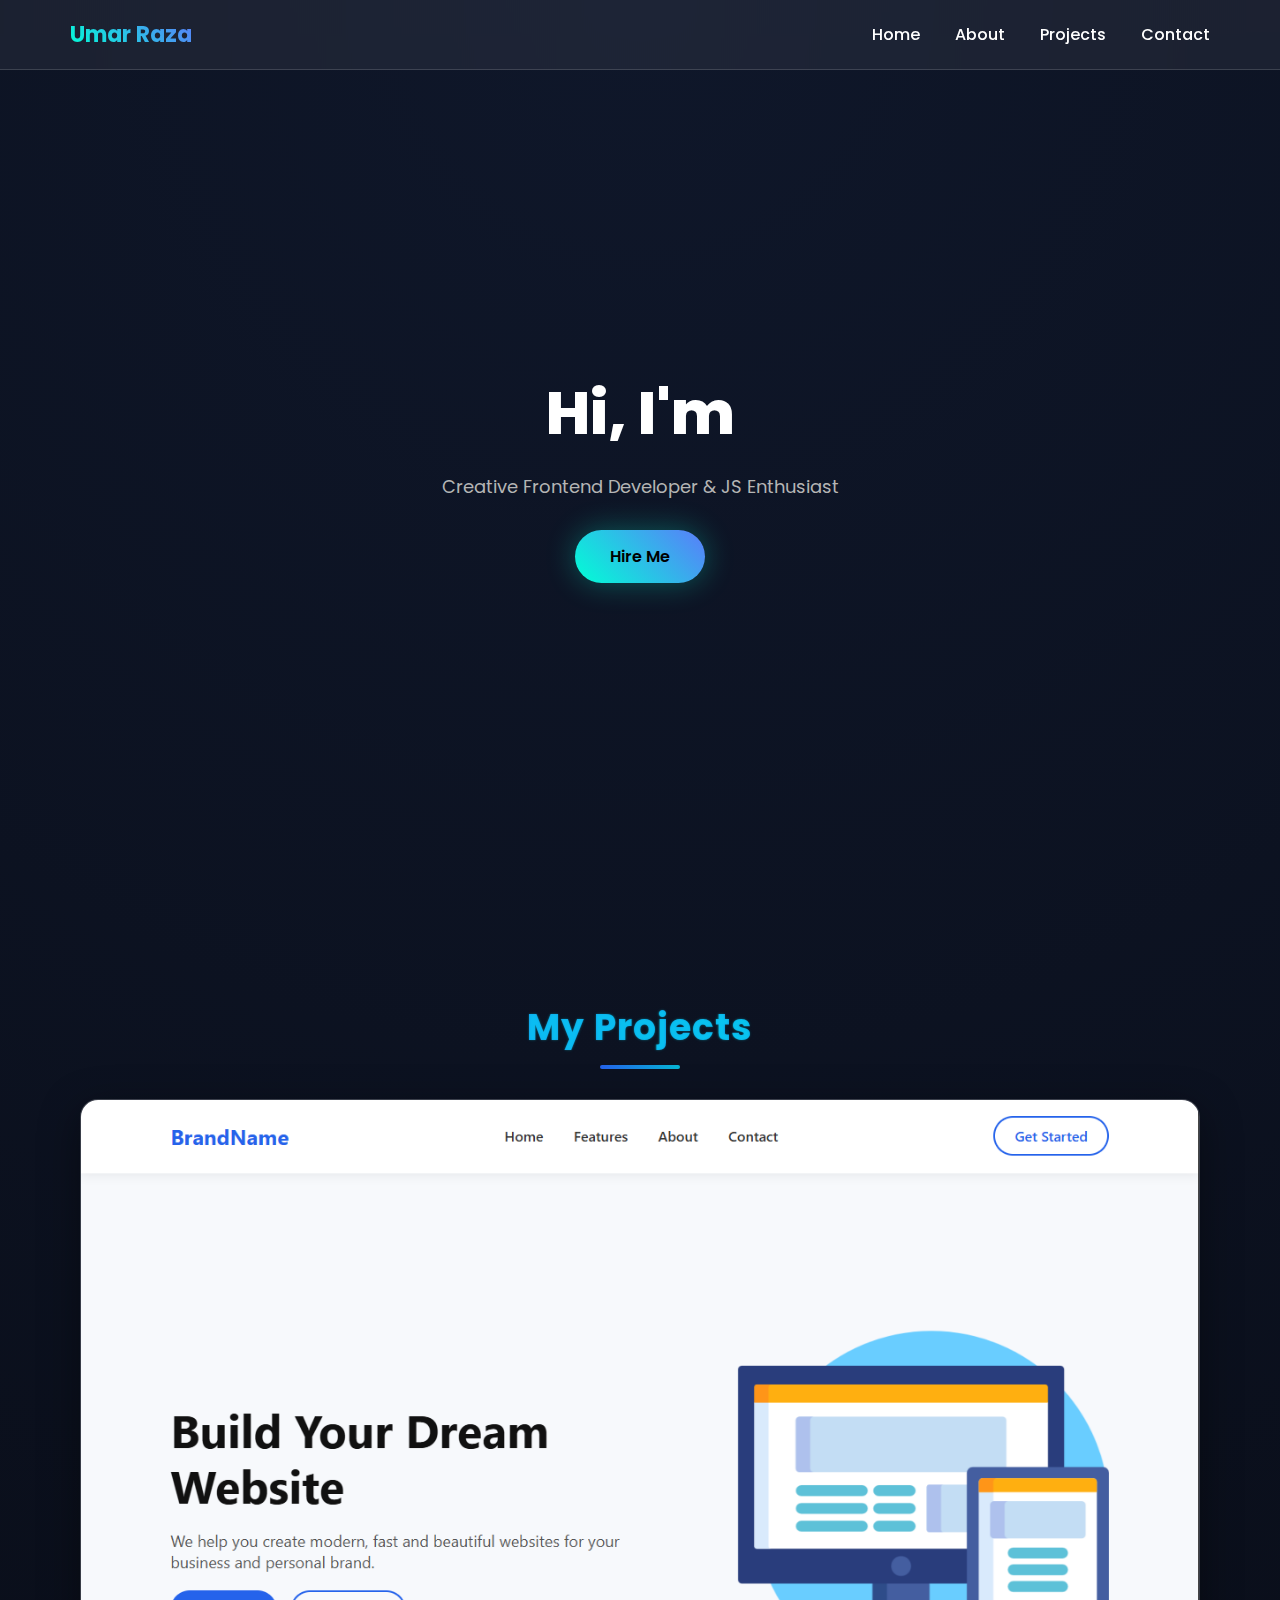
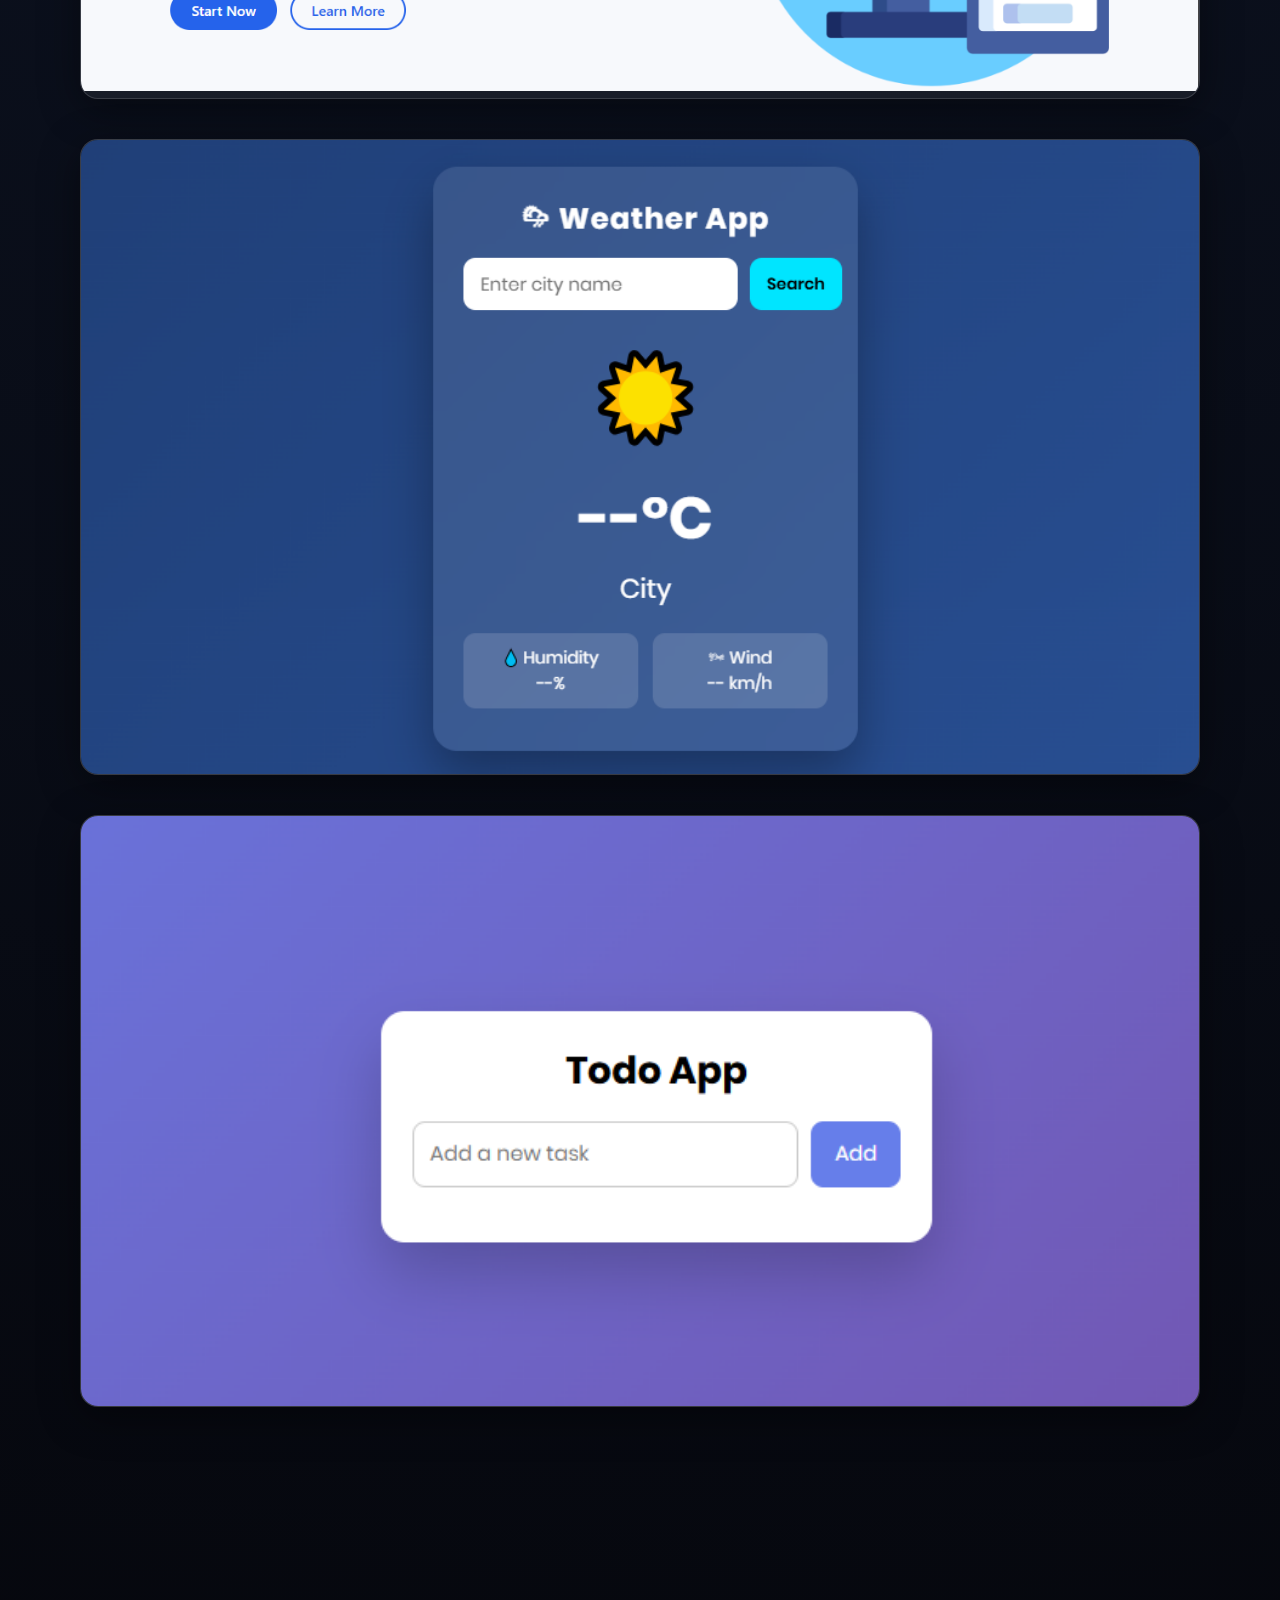
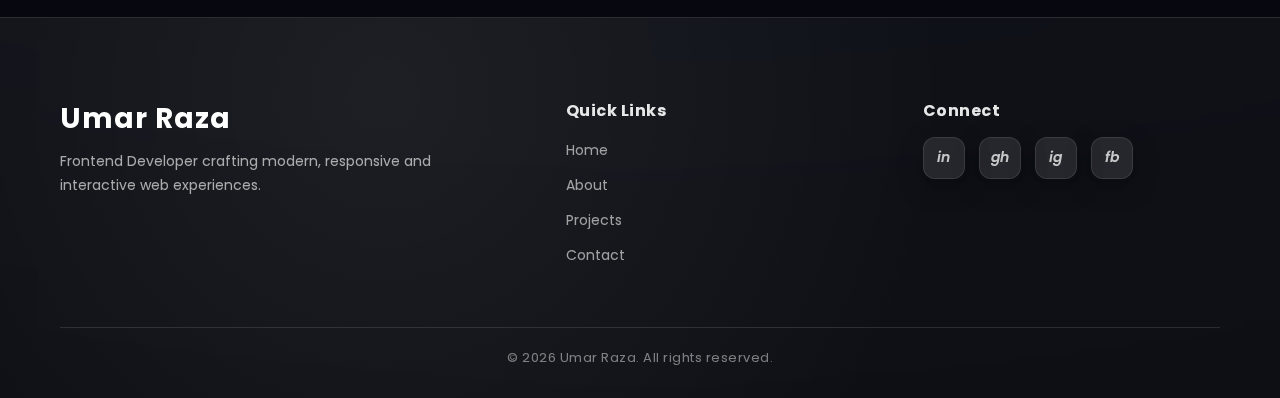
<file: index.html>
<!DOCTYPE html>
<html lang="en">

<head>
  <meta charset="UTF-8">
  <meta name="viewport" content="width=device-width, initial-scale=1.0">
  <title>Umar Raza | Home</title>
  <link rel="stylesheet" href="css/globl.css">
</head>

<body>

  <!-- Theme Toggle -->

  <!-- Navbar -->
  <nav class="navbar">
    <div class="logo">Umar Raza</div>
    <ul class="nav-links">
      <li><a href="index.html">Home</a></li>
      <li><a href="./about.html">About</a></li>
      <li><a href="projects.html">Projects</a></li>
      <li><a href="contact.html">Contact</a></li>
    </ul>
  </nav>

  <!-- Hero Section -->
  <section class="hero">
    <h1>Hi, I'm <span class="typing"></span></h1>
    <p>Creative Frontend Developer & JS Enthusiast</p>
    <a href="contact.html" class="btn">Hire Me</a>
  </section>

  <!-- Skills Preview -->
  <!-- Projects Section -->
  <section class="projects-section">

    <h2 class="h2">My Projects</h2>

    <!-- HTML Projects -->
    <a href="./projects/Landing Page/landing-page.html" target="_blank">
      <div class="project-card">
        <img src="images/lndingpge.png" alt="">
        <div class="overlay">
          <h3>Landing Page</h3>
          <p>Modern responsive HTML layout</p>
        </div>
      </div>
    </a>

    <!-- CSS Projects -->
    <a href="./projects/weather/index.html" target="_blank">
      <div class="project-category">

        <div class="projects-grid">
          <div class="project-card">
            <img src="images/Weather.png" alt="weather app">
            <div class="overlay">
              <h3>Weather Forecasting App</h3>
              <p>JS Based App</p>
            </div>
          </div>
        </div>
      </div>
    </a>
    <!-- JavaScript Projects -->
    <a href="./projects/Todo App/todo.html">
      <div class="project-category">

        <div class="projects-grid">
          <div class="project-card">
            <img src="images/Screenshot 2026-02-08 120343.png" alt="">
            <div class="overlay">
              <h3>Todo App</h3>
              <p>JS Logic Based App</p>
            </div>
          </div>
        </div>
      </div>
    </a>
  </section>


  <!-- Footer -->
  <footer class="footer">
    <div class="footer-container">

      <!-- Brand -->
      <div class="footer-brand">
        <h2>Umar Raza</h2>
        <p>Frontend Developer crafting modern, responsive and interactive web experiences.</p>
      </div>

      <!-- Links -->
      <div class="footer-links">
        <h4>Quick Links</h4>
        <ul>
          <li><a href="index.html">Home</a></li>
          <li><a href="about.html">About</a></li>
          <li><a href="projects.html">Projects</a></li>
          <li><a href="contact.html">Contact</a></li>
        </ul>
      </div>

      <!-- Social -->
      <div class="footer-social">
        <h4>Connect</h4>
        <div class="social-icons">
          <a href="#"><i>in</i></a>
          <a href="#"><i>gh</i></a>
          <a href="#"><i>ig</i></a>
          <a href="#"><i>fb</i></a>
        </div>
      </div>

    </div>

    <div class="footer-bottom">
      <p>© 2026 Umar Raza. All rights reserved.</p>
    </div>
  </footer>


  <script src="js/script.js"></script>
</body>

</html>
</file>
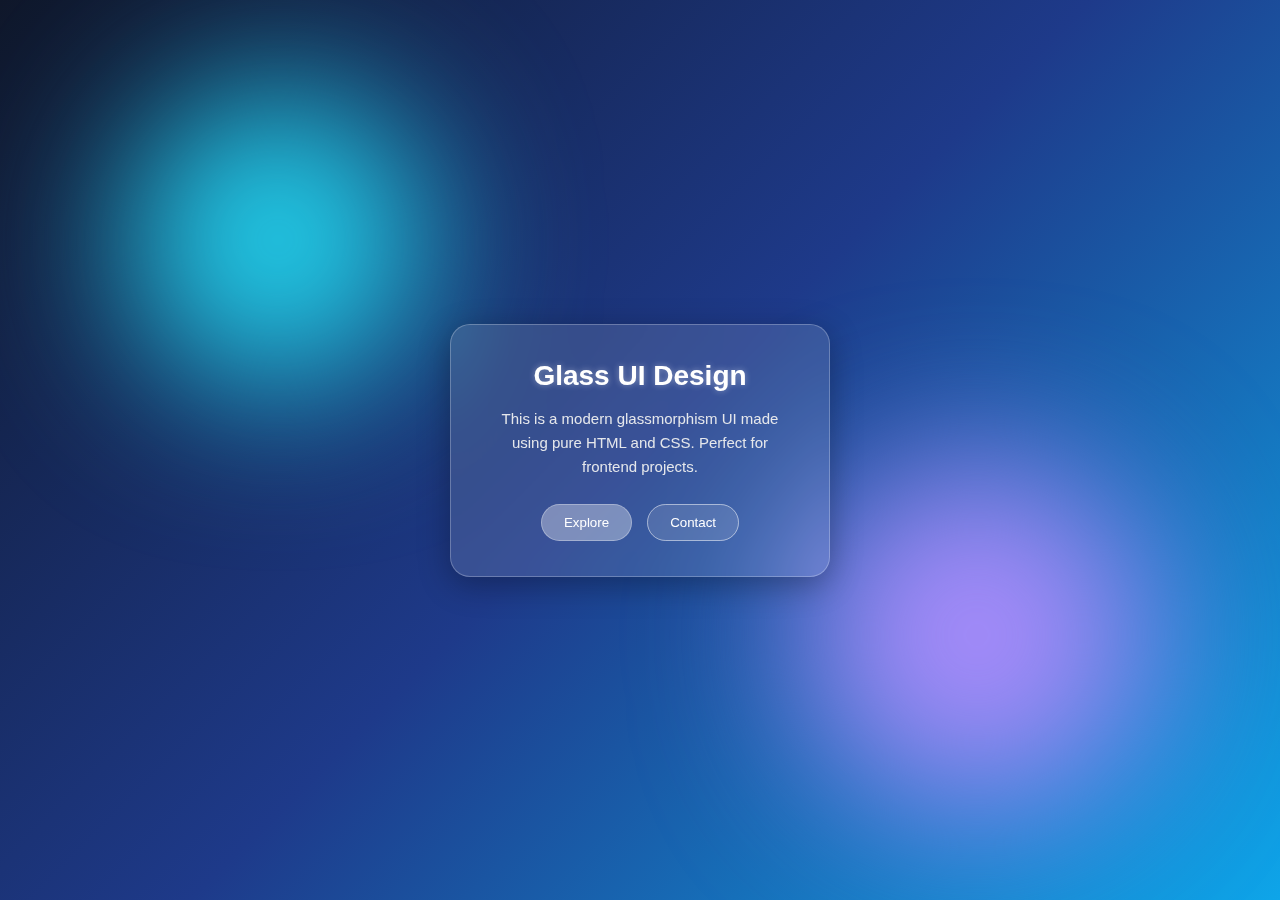
<file: projects/Glass Ui/index.html>
<!DOCTYPE html>
<html lang="en">
<head>
    <meta charset="UTF-8">
    <title>Glass UI Assignment</title>
    <meta name="viewport" content="width=device-width, initial-scale=1.0">
    <link rel="stylesheet" href="style.css">
</head>
<body>

    <div class="bg"></div>

    <div class="glass-card">
        <h2 class="title">Glass UI Design</h2>
        <p class="text">
            This is a modern glassmorphism UI made using pure HTML and CSS.
            Perfect for frontend projects.
        </p>

        <div class="btn-group">
            <button class="glass-btn">Explore</button>
            <button class="glass-btn outline">Contact</button>
        </div>
    </div>

</body>
</html>
</file>
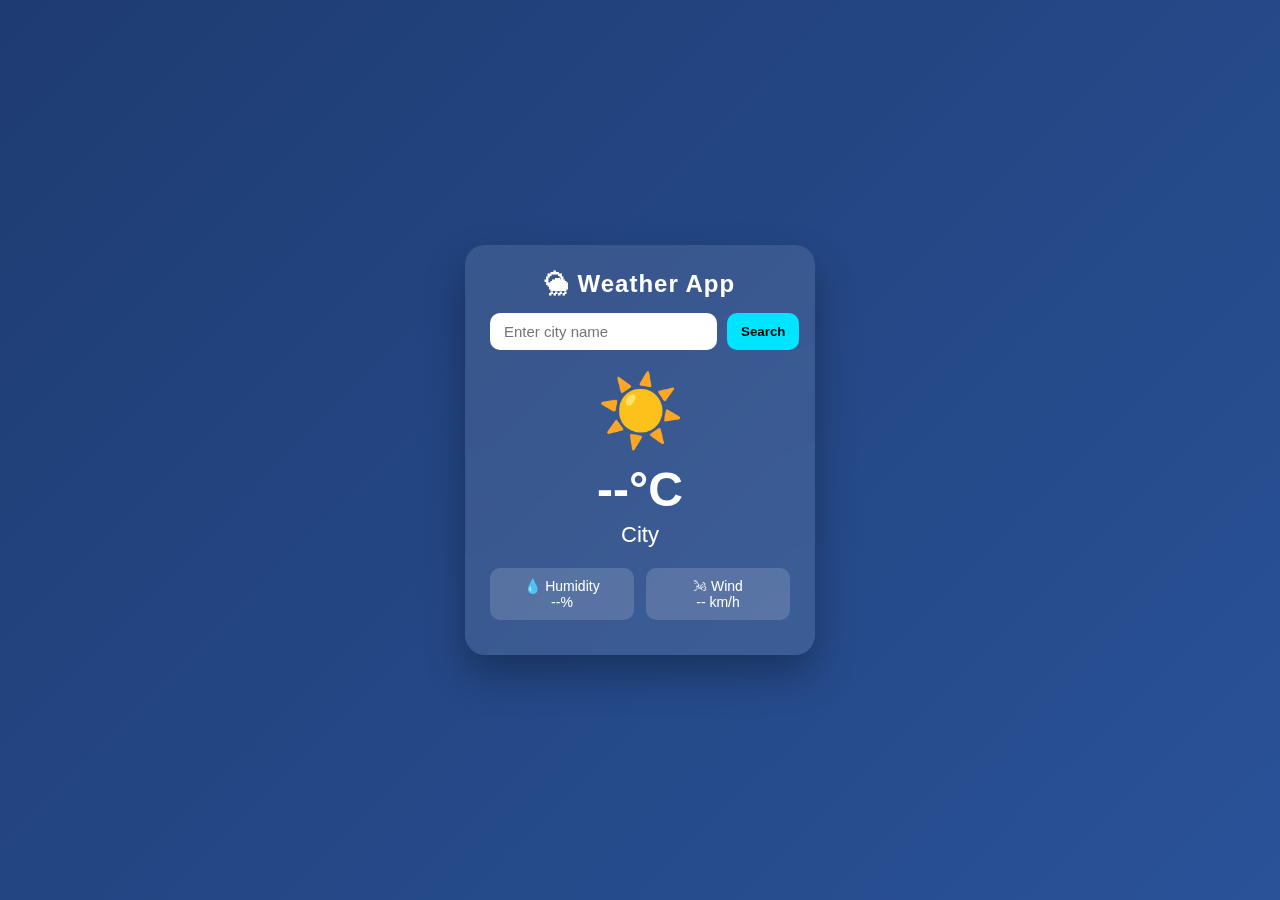
<file: projects/weather/index.html>
<!DOCTYPE html>
<html lang="en">

<head>
    <meta charset="UTF-8">
    <title>Weather Forecast App</title>
    <meta name="viewport" content="width=device-width, initial-scale=1.0">
    <style>
        * {
            margin: 0;
            padding: 0;
            box-sizing: border-box;
            font-family: 'Poppins', sans-serif
        }

        body {
            min-height: 100vh;
            display: flex;
            align-items: center;
            justify-content: center;
            background: linear-gradient(135deg, #1e3c72, #2a5298);
            color: #fff;
        }

        .app {
            width: 350px;
            background: rgba(255, 255, 255, 0.1);
            backdrop-filter: blur(12px);
            border-radius: 20px;
            padding: 25px;
            box-shadow: 0 20px 40px rgba(0, 0, 0, 0.3);
            text-align: center;
        }

        .app h2 {
            margin-bottom: 15px;
            letter-spacing: 1px
        }

        .search {
            display: flex;
            gap: 10px;
            margin-bottom: 20px;
        }

        .search input {
            flex: 1;
            padding: 10px 14px;
            border: none;
            border-radius: 10px;
            outline: none;
            font-size: 15px;
        }

        .search button {
            padding: 10px 14px;
            border: none;
            border-radius: 10px;
            cursor: pointer;
            background: #00e5ff;
            color: #000;
            font-weight: 600;
        }

        .weather-icon {
            font-size: 70px;
            margin: 10px 0;
        }

        .temp {
            font-size: 48px;
            font-weight: 700;
        }

        .city {
            font-size: 22px;
            margin-top: 5px
        }

        .details {
            display: flex;
            justify-content: space-between;
            margin-top: 20px;
            font-size: 14px;
        }

        .box {
            background: rgba(255, 255, 255, 0.15);
            padding: 10px;
            border-radius: 10px;
            width: 48%;
        }

        .error {
            color: #ffb3b3;
            margin-top: 10px;
            font-size: 14px
        }
    </style>
</head>

<body>
    <div class="app">
        <h2>🌦 Weather App</h2>
        <div class="search">
            <input type="text" id="cityInput" placeholder="Enter city name">
            <button onclick="getWeather()">Search</button>
        </div>

        <div id="weatherData">
            <div class="weather-icon" id="icon">☀️</div>
            <div class="temp" id="temp">--°C</div>
            <div class="city" id="city">City</div>
            <div class="details">
                <div class="box">💧 Humidity<br><span id="humidity">--%</span></div>
                <div class="box">🌬 Wind<br><span id="wind">-- km/h</span></div>
            </div>
        </div>
        <div class="error" id="error"></div>
    </div>

    <script>
        const apiKey = "468dac3f4ed58af53a06fe5f72f69402"; // OpenWeatherMap API Key

        async function getWeather() {
            const city = document.getElementById('cityInput').value;
            const errorEl = document.getElementById('error');
            errorEl.innerText = "";

            if (city === "") {
                errorEl.innerText = "Please enter a city name";
                return;
            }

            try {
                const res = await fetch(`https://api.openweathermap.org/data/2.5/weather?q=${city}&appid=${apiKey}&units=metric`);
                if (!res.ok) throw new Error("City not found");

                const data = await res.json();

                document.getElementById('temp').innerText = Math.round(data.main.temp) + "°C";
                document.getElementById('city').innerText = data.name;
                document.getElementById('humidity').innerText = data.main.humidity + "%";
                document.getElementById('wind').innerText = data.wind.speed + " km/h";

                const weatherMain = data.weather[0].main.toLowerCase();
                const icon = document.getElementById('icon');

                if (weatherMain.includes('cloud')) icon.innerText = "☁️";
                else if (weatherMain.includes('rain')) icon.innerText = "🌧";
                else if (weatherMain.includes('storm')) icon.innerText = "⛈";
                else if (weatherMain.includes('snow')) icon.innerText = "❄️";
                else icon.innerText = "☀️";

            } catch (err) {
                errorEl.innerText = "City not found or API error";
            }
        }
        // const data = await res.json();
        // console.log(data);

    </script>
</body>

</html>
</file>
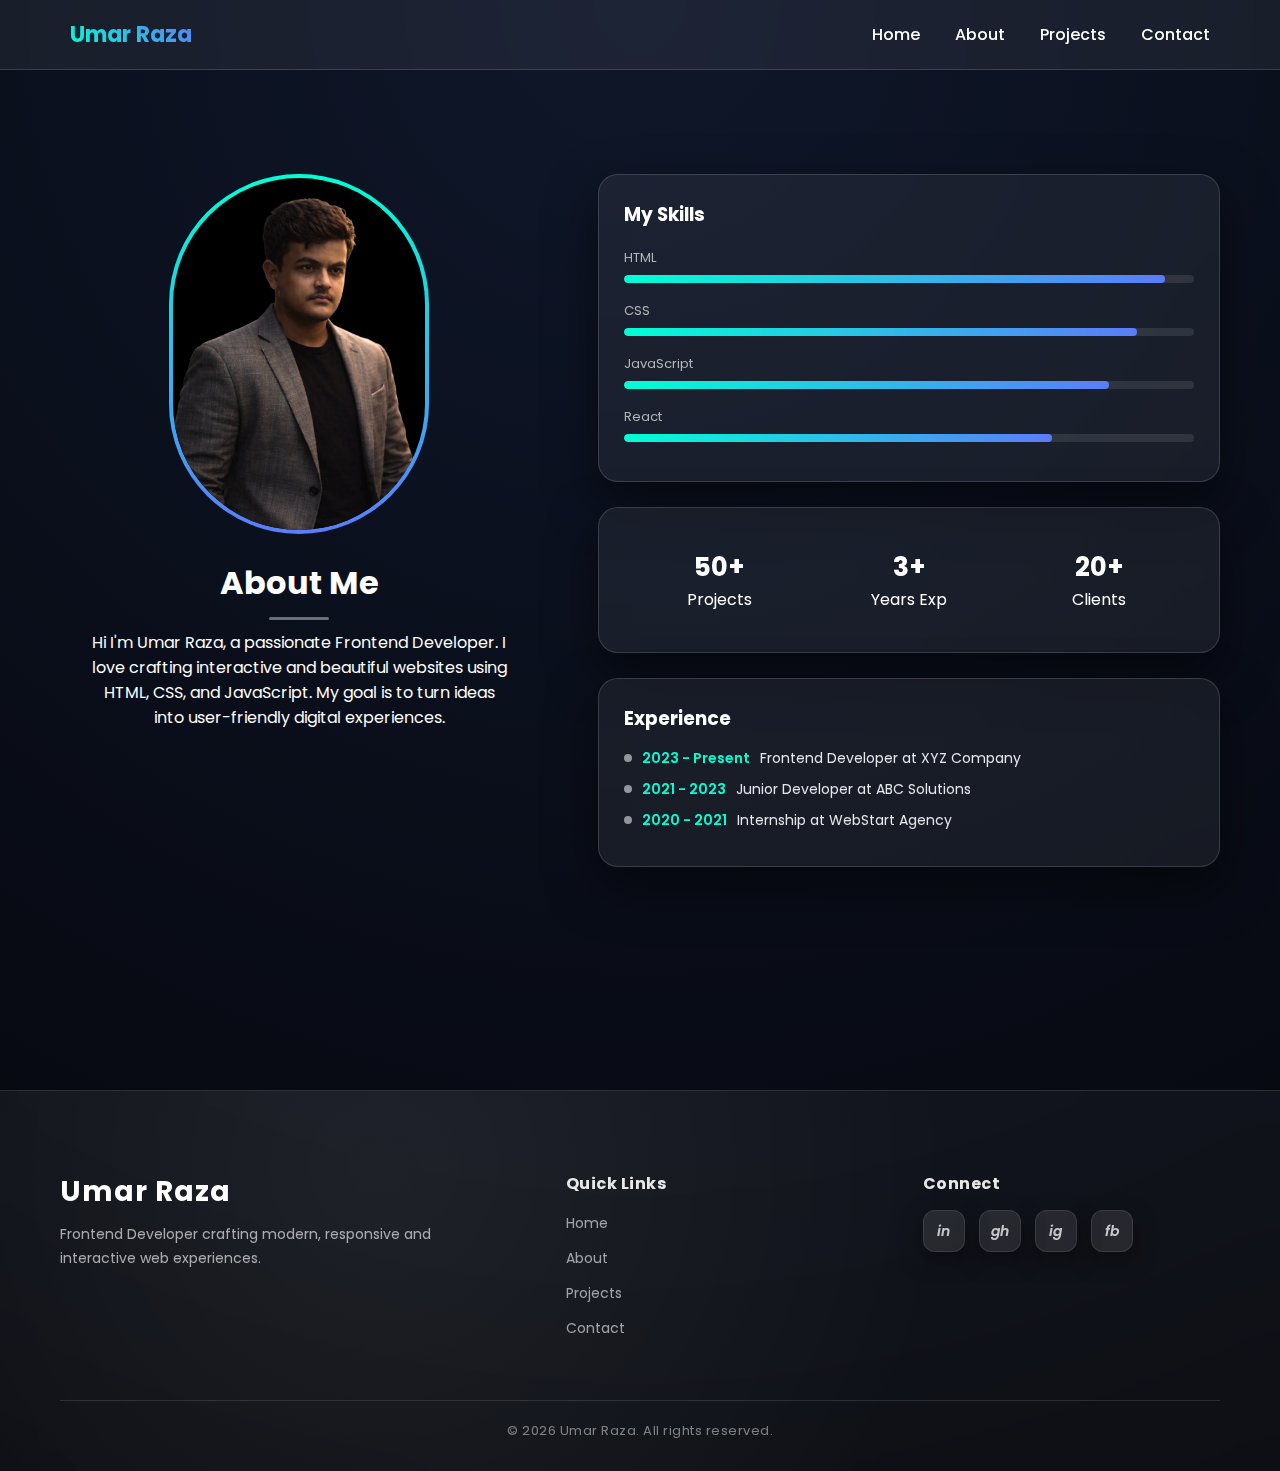
<file: about.html>
<!DOCTYPE html>
<html lang="en">

<head>
    <meta charset="UTF-8">
    <meta name="viewport" content="width=device-width, initial-scale=1.0">
    <title>Umar Raza | About</title>
    <link rel="stylesheet" href="css/globl.css">
</head>

<body>
    <nav class="navbar">
        <div class="logo">Umar Raza</div>
        <ul class="nav-links">
            <li><a href="index.html">Home</a></li>
            <li><a href="about.html">About</a></li>
            <li><a href="projects.html">Projects</a></li>
            <li><a href="contact.html">Contact</a></li>
        </ul>
    </nav>

    <section class="about-section">
        <div class="about-container">

            <!-- Left -->
            <div class="about-left">
                <div class="profile-wrap">
                    <img src="images/profile.jpg" alt="Umar Raza">
                </div>

                <div class="about-text">
                    <h2>About Me</h2>
                    <p>
                        Hi I'm Umar Raza, a passionate Frontend Developer. I love crafting interactive
                        and beautiful websites using HTML, CSS, and JavaScript.
                        My goal is to turn ideas into user-friendly digital experiences.
                    </p>
                </div>
            </div>

            <!-- Right -->
            <div class="about-right">

                <!-- Skills Card -->
                <div class="about-card">
                    <h3>My Skills</h3>

                    <div class="skill">
                        <span>HTML</span>
                        <div class="bar">
                            <div style="width:95%"></div>
                        </div>
                    </div>

                    <div class="skill">
                        <span>CSS</span>
                        <div class="bar">
                            <div style="width:90%"></div>
                        </div>
                    </div>

                    <div class="skill">
                        <span>JavaScript</span>
                        <div class="bar">
                            <div style="width:85%"></div>
                        </div>
                    </div>

                    <div class="skill">
                        <span>React</span>
                        <div class="bar">
                            <div style="width:75%"></div>
                        </div>
                    </div>
                </div>

                <!-- Stats Card -->
                <div class="about-card stats-grid">
                    <div>
                        <h4>50+</h4>
                        <p>Projects</p>
                    </div>
                    <div>
                        <h4>3+</h4>
                        <p>Years Exp</p>
                    </div>
                    <div>
                        <h4>20+</h4>
                        <p>Clients</p>
                    </div>
                </div>

                <!-- Timeline Card -->
                <div class="about-card">
                    <h3>Experience</h3>
                    <ul class="timeline">
                        <li><span>2023 - Present</span> Frontend Developer at XYZ Company</li>
                        <li><span>2021 - 2023</span> Junior Developer at ABC Solutions</li>
                        <li><span>2020 - 2021</span> Internship at WebStart Agency</li>
                    </ul>
                </div>

            </div>
        </div>
    </section>
    <footer class="footer">
        <div class="footer-container">

            <!-- Brand -->
            <div class="footer-brand">
                <h2>Umar Raza</h2>
                <p>Frontend Developer crafting modern, responsive and interactive web experiences.</p>
            </div>

            <!-- Links -->
            <div class="footer-links">
                <h4>Quick Links</h4>
                <ul>
                    <li><a href="index.html">Home</a></li>
                    <li><a href="about.html">About</a></li>
                    <li><a href="projects.html">Projects</a></li>
                    <li><a href="contact.html">Contact</a></li>
                </ul>
            </div>

            <!-- Social -->
            <div class="footer-social">
                <h4>Connect</h4>
                <div class="social-icons">
                    <a href="#"><i>in</i></a>
                    <a href="#"><i>gh</i></a>
                    <a href="#"><i>ig</i></a>
                    <a href="#"><i>fb</i></a>
                </div>
            </div>

        </div>

        <div class="footer-bottom">
            <p>© 2026 Umar Raza. All rights reserved.</p>
        </div>
    </footer>

</body>

</html>
</file>
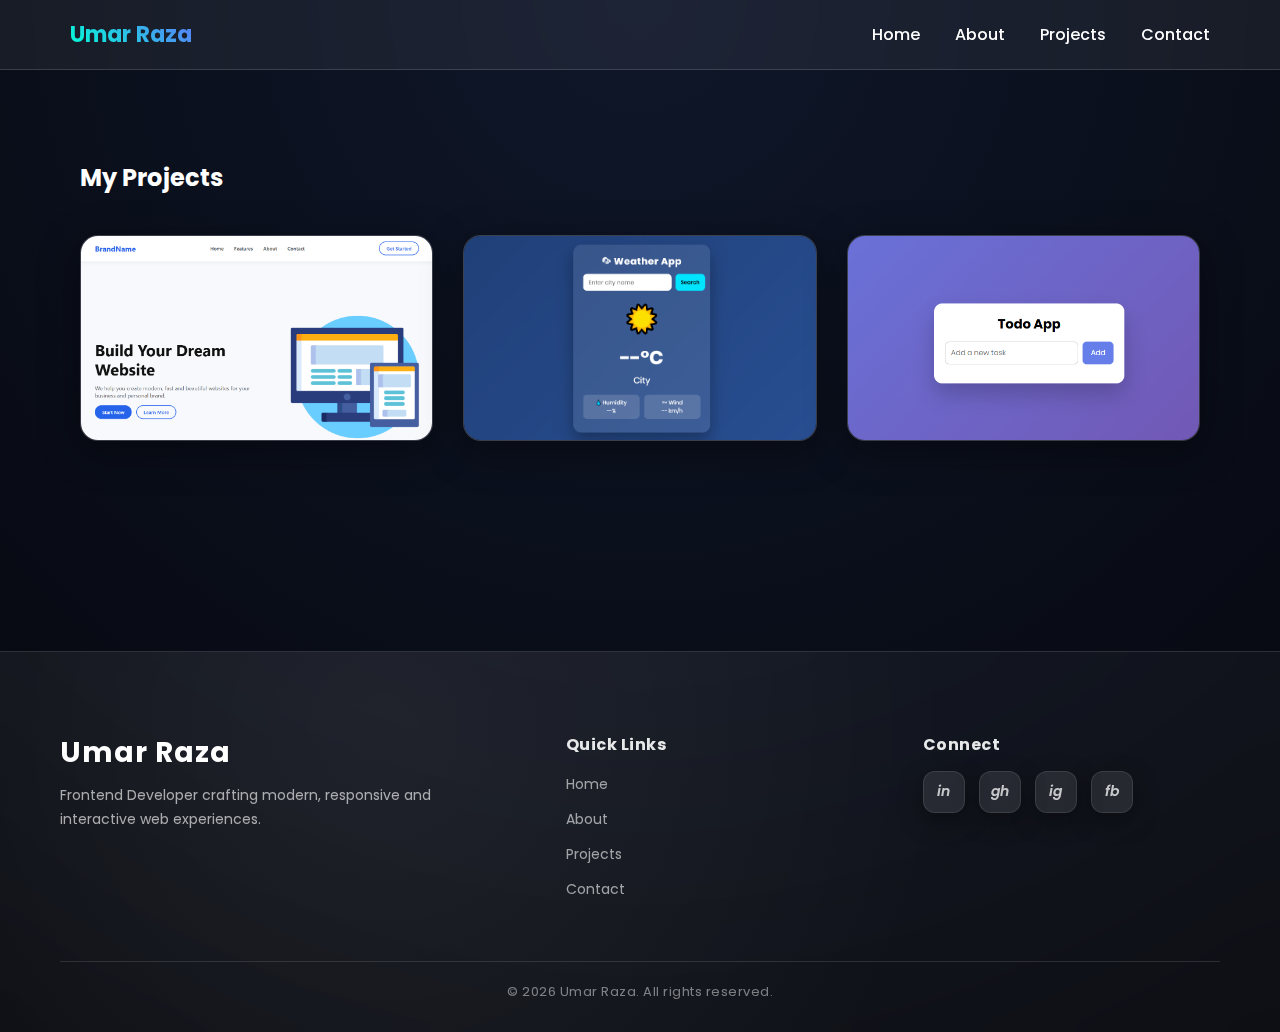
<file: projects.html>
<!DOCTYPE html>
<html lang="en">

<head>
  <meta charset="UTF-8">
  <meta name="viewport" content="width=device-width, initial-scale=1.0">
  <title>Umar Raza | Projects</title>
  <link rel="stylesheet" href="css/globl.css">
</head>

<body>

  <!-- Navbar -->
  <nav class="navbar">
    <div class="logo">Umar Raza</div>
    <ul class="nav-links">
      <li><a href="index.html">Home</a></li>
      <li><a href="about.html">About</a></li>
      <li><a href="projects.html">Projects</a></li>
      <li><a href="contact.html">Contact</a></li>
    </ul>
  </nav>

  <!-- Projects Section -->
  <section class="projects-section">
    <div class="container">
      <h2>My Projects</h2>
      <div class="projects-grid">

        <div class="project-card">
          <img src="images/lndingpge.png" alt="Portfolio Website">
          <div class="overlay">
            <h3>Portfolio Website</h3>
            <p>Interactive personal portfolio with animations.</p>
            <a href="./index.html" target="_blank">View Project</a>
          </div>
        </div>

        <div class="project-card">
          <img src="images/Weather.png" alt="Weather App">
          <div class="overlay">
            <h3>Weather App</h3>
            <p>Real-time weather updates using JavaScript API.</p>
            <a href="./projects/weather/index.html" target="_blank">View Project</a>
          </div>
        </div>

        <div class="project-card">
          <img src="images/Screenshot 2026-02-08 120343.png" alt="To-Do App">
          <div class="overlay">
            <h3>To-Do App</h3>
            <p>Task manager with local storage CRUD operations.</p>
            <a href="./projects/Todo App/todo.html" target="_blank">View Project</a>
          </div>
        </div>

      </div>
    </div>
  </section>

  <footer class="footer">
    <div class="footer-container">

      <!-- Brand -->
      <div class="footer-brand">
        <h2>Umar Raza</h2>
        <p>Frontend Developer crafting modern, responsive and interactive web experiences.</p>
      </div>

      <!-- Links -->
      <div class="footer-links">
        <h4>Quick Links</h4>
        <ul>
          <li><a href="index.html">Home</a></li>
          <li><a href="about.html">About</a></li>
          <li><a href="projects.html">Projects</a></li>
          <li><a href="contact.html">Contact</a></li>
        </ul>
      </div>

      <!-- Social -->
      <div class="footer-social">
        <h4>Connect</h4>
        <div class="social-icons">
          <a href="#"><i>in</i></a>
          <a href="#"><i>gh</i></a>
          <a href="#"><i>ig</i></a>
          <a href="#"><i>fb</i></a>
        </div>
      </div>

    </div>

    <div class="footer-bottom">
      <p>© 2026 Umar Raza. All rights reserved.</p>
    </div>
  </footer>

  <script src="js/projects.js"></script>
</body>

</html>
</file>
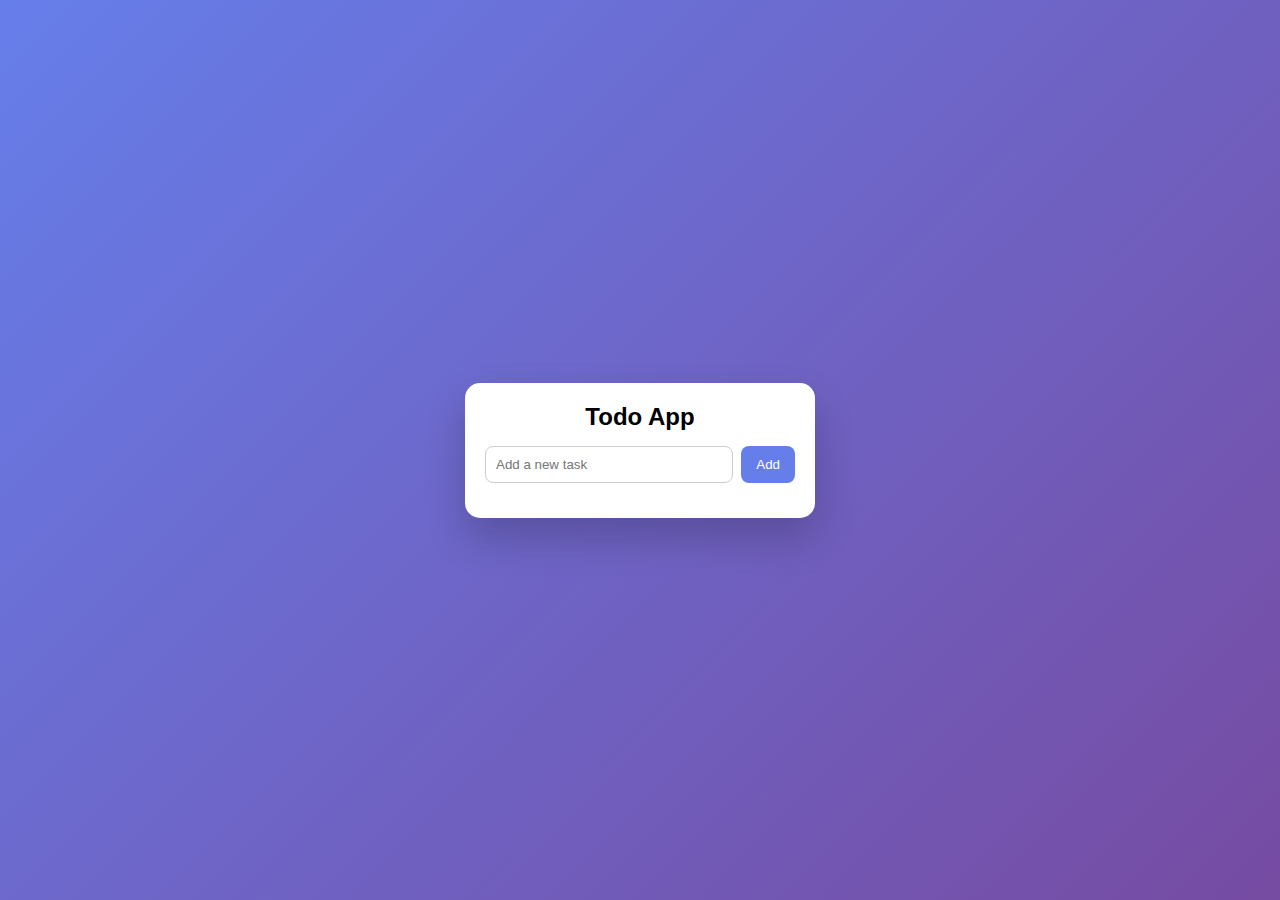
<file: projects/Todo App/todo.html>
<!DOCTYPE html>
<html lang="en">
<head>
  <meta charset="UTF-8">
  <title>Todo App</title>
  <meta name="viewport" content="width=device-width, initial-scale=1.0">
  <style>
    *{
      margin:0;
      padding:0;
      box-sizing:border-box;
      font-family:'Poppins',sans-serif;
    }
    body{
      min-height:100vh;
      display:flex;
      align-items:center;
      justify-content:center;
      background:linear-gradient(135deg,#667eea,#764ba2);
    }
    .todo-app{
      background:#fff;
      width:350px;
      padding:20px;
      border-radius:15px;
      box-shadow:0 20px 40px rgba(0,0,0,0.2);
    }
    .todo-app h2{
      text-align:center;
      margin-bottom:15px;
    }
    .input-box{
      display:flex;
      gap:8px;
      margin-bottom:15px;
    }
    .input-box input{
      flex:1;
      padding:10px;
      border:1px solid #ccc;
      border-radius:8px;
      outline:none;
    }
    .input-box button{
      padding:10px 15px;
      border:none;
      background:#667eea;
      color:#fff;
      border-radius:8px;
      cursor:pointer;
    }
    ul{
      list-style:none;
      max-height:250px;
      overflow-y:auto;
    }
    ul li{
      background:#f2f2f2;
      margin-bottom:8px;
      padding:10px;
      border-radius:8px;
      display:flex;
      justify-content:space-between;
      align-items:center;
    }
    ul li.completed{
      text-decoration:line-through;
      opacity:0.6;
    }
    .actions{
      display:flex;
      gap:8px;
    }
    .actions button{
      border:none;
      background:none;
      cursor:pointer;
      font-size:16px;
    }
  </style>
</head>
<body>

  <div class="todo-app">
    <h2>Todo App</h2>
    <div class="input-box">
      <input type="text" id="todoInput" placeholder="Add a new task">
      <button onclick="addTodo()">Add</button>
    </div>
    <ul id="todoList"></ul>
  </div>

  <script>
    const input = document.getElementById('todoInput');
    const list = document.getElementById('todoList');

    function addTodo(){
      if(input.value.trim() === '') return;

      const li = document.createElement('li');
      li.innerHTML = `
        <span onclick="toggleComplete(this)">${input.value}</span>
        <div class="actions">
          <button onclick="editTodo(this)">✏️</button>
          <button onclick="deleteTodo(this)">🗑️</button>
        </div>
      `;
      list.appendChild(li);
      input.value = '';
    }

    function deleteTodo(btn){
      btn.closest('li').remove();
    }

    function toggleComplete(text){
      text.parentElement.classList.toggle('completed');
    }

    function editTodo(btn){
      const li = btn.closest('li');
      const span = li.querySelector('span');
      const newText = prompt('Edit task:', span.innerText);
      if(newText !== null && newText.trim() !== ''){
        span.innerText = newText;
      }
    }
  </script>

</body>
</html>
</file>
<file: css/globl.css>
/* Google Font */
@import url('https://fonts.googleapis.com/css2?family=Poppins:wght@300;400;500;600;700;800&display=swap');

:root {
  --bg: #0b0f1a;
  --card: #111827;
  --glass: rgba(255, 255, 255, 0.06);
  --border: rgba(255, 255, 255, 0.15);
  --primary: #00ffd5;
  --secondary: #5b7cfa;
  --text: #ffffff;
  --muted: #b5b5b5;
  --radius: 18px;
  --blur: blur(12px);
  --shadow: 0 10px 40px rgba(0, 0, 0, .4);
}

/* Reset */
* {
  margin: 0;
  padding: 0;
  box-sizing: border-box;
  font-family: 'Poppins', sans-serif;
  scroll-behavior: smooth;
}

body {
  background: radial-gradient(circle at top, #0f172a, #05060b);
  color: var(--text);
  min-height: 100vh;
}

/* Navbar */
.navbar {
  position: sticky;
  top: 0;
  z-index: 999;
  display: flex;
  justify-content: space-between;
  align-items: center;
  padding: 18px 70px;
  background: var(--glass);
  backdrop-filter: var(--blur);
  border-bottom: 1px solid var(--border);
}

.logo {
  font-size: 22px;
  font-weight: 700;
  background: linear-gradient(45deg, var(--primary), var(--secondary));
  -webkit-background-clip: text;
  color: transparent;
}

.nav-links {
  list-style: none;
  display: flex;
  gap: 35px;
}

.nav-links a {
  text-decoration: none;
  color: var(--text);
  font-weight: 500;
  position: relative;
}

.nav-links a::after {
  content: '';
  position: absolute;
  left: 0;
  bottom: -6px;
  width: 0;
  height: 2px;
  background: var(--primary);
  transition: .3s;
}

.nav-links a:hover::after {
  width: 100%;
}

/* Hero */
.hero {
  min-height: 90vh;
  display: flex;
  flex-direction: column;
  justify-content: center;
  align-items: center;
  text-align: center;
  padding: 40px;
}

.hero h1 {
  font-size: 60px;
  font-weight: 800;
}

.hero span {
  background: linear-gradient(45deg, var(--primary), var(--secondary));
  -webkit-background-clip: text;
  color: transparent;
}

.hero p {
  margin-top: 15px;
  color: var(--muted);
  font-size: 18px;
}

.btn {
  margin-top: 30px;
  padding: 14px 35px;
  border-radius: 30px;
  background: linear-gradient(45deg, var(--primary), var(--secondary));
  color: #000;
  text-decoration: none;
  font-weight: 600;
  box-shadow: 0 0 30px rgba(0, 255, 213, .3);
  transition: .3s;
}

.btn:hover {
  transform: translateY(-4px) scale(1.03);
  box-shadow: 0 0 45px rgba(0, 255, 213, .5);
}

/* Sections */
section {
  padding: 90px 80px;
}

.container {
  max-width: 1200px;
  margin: auto;
}

/* Cards */
.project-card,
.card {
  background: var(--glass);
  backdrop-filter: var(--blur);
  border: 1px solid var(--border);
  border-radius: var(--radius);
  overflow: hidden;
  box-shadow: var(--shadow);
  transition: .4s;
  position: relative;
}

.project-card:hover {
  transform: translateY(-10px) scale(1.02);
  box-shadow: 0 0 60px rgba(0, 255, 213, .15);
}

/* Images */
.project-card img {
  width: 100%;
  height: 100%;
  object-fit: cover;
}

/* =========================
   PREMIUM GLASS FOOTER UI
   (MATCHING LAST UI CODE)
========================= */

.footer {
  width: 100%;
  margin-top: 120px;
  padding: 80px 60px 30px;
  background: rgba(255, 255, 255, 0.04);
  backdrop-filter: blur(14px);
  border-top: 1px solid rgba(255, 255, 255, 0.12);
  position: relative;
  overflow: hidden;
}

/* Glow layer */
.footer::before {
  content: "";
  position: absolute;
  inset: 0;
  background: radial-gradient(circle at 30% 20%, rgba(255, 255, 255, 0.06), transparent 60%);
  pointer-events: none;
}

/* Layout */
.footer-container {
  max-width: 1200px;
  margin: auto;
  display: grid;
  grid-template-columns: 1.5fr 1fr 1fr;
  gap: 60px;
  position: relative;
  z-index: 1;
}

/* Brand */
.footer-brand h2 {
  font-size: 28px;
  margin-bottom: 10px;
  letter-spacing: 1px;
}

.footer-brand p {
  max-width: 380px;
  line-height: 1.7;
  font-size: 14px;
  opacity: 0.85;
}

/* Links */
.footer-links h4,
.footer-social h4 {
  margin-bottom: 14px;
  font-size: 16px;
  letter-spacing: 0.5px;
}

.footer-links ul {
  list-style: none;
  padding: 0;
}

.footer-links li {
  margin-bottom: 10px;
}

.footer-links a {
  text-decoration: none;
  font-size: 14px;
  opacity: 0.8;
  position: relative;
  transition: 0.3s;
}

.footer-links a::after {
  content: "";
  position: absolute;
  left: 0;
  bottom: -4px;
  width: 0%;
  height: 2px;
  background: currentColor;
  transition: 0.3s;
}

.footer-links a:hover {
  opacity: 1;
}

.footer-links a:hover::after {
  width: 100%;
}

/* Social */
.social-icons {
  display: flex;
  gap: 14px;
}

.social-icons a {
  width: 42px;
  height: 42px;
  border-radius: 12px;
  display: flex;
  align-items: center;
  justify-content: center;
  text-decoration: none;
  font-size: 14px;
  font-weight: 600;
  background: rgba(255, 255, 255, 0.08);
  backdrop-filter: blur(10px);
  border: 1px solid rgba(255, 255, 255, 0.12);
  transition: 0.4s ease;
  box-shadow: 0 10px 30px rgba(0, 0, 0, 0.4);
}

.social-icons a:hover {
  transform: translateY(-6px) scale(1.08);
  box-shadow: 0 20px 50px rgba(0, 0, 0, 0.7);
  background: rgba(255, 255, 255, 0.14);
}

/* Bottom bar */
.footer-bottom {
  margin-top: 50px;
  padding-top: 20px;
  border-top: 1px solid rgba(255, 255, 255, 0.12);
  text-align: center;
  position: relative;
  z-index: 1;
}

.footer-bottom p {
  font-size: 13px;
  opacity: 0.7;
  letter-spacing: 0.5px;
}

/* Animations */
.footer * {
  animation: fadeUpFooter 1s ease forwards;
}

@keyframes fadeUpFooter {
  from {
    opacity: 0;
    transform: translateY(30px);
  }

  to {
    opacity: 1;
    transform: translateY(0);
  }
}

/* Responsive */
@media(max-width:900px) {
  .footer-container {
    grid-template-columns: 1fr;
    gap: 40px;
    text-align: center;
  }

  .footer-brand p {
    margin: auto;
  }

  .social-icons {
    justify-content: center;
  }
}

@media(max-width:500px) {
  .footer {
    padding: 60px 20px 25px;
  }
}
/* =========================
   SOFT LINK COLORS (FOOTER)
========================= */

.footer-links a{
  color: rgba(255,255,255,0.75);   /* soft white */
}

.footer-links a:hover{
  color: rgba(255,255,255,0.95);   /* brighter on hover */
}
/* =========================
   SOFT SOCIAL ICONS (FOOTER)
========================= */

.social-icons a{
  color: rgba(255,255,255,0.75);                 /* soft text */
  background: rgba(255,255,255,0.06);            /* softer glass */
  border: 1px solid rgba(255,255,255,0.10);      
  box-shadow: 0 8px 25px rgba(0,0,0,0.35);
}

/* Hover effect */
.social-icons a:hover{
  color: rgba(255,255,255,0.95);                 /* brighter icon */
  background: rgba(255,255,255,0.12);            /* light glass glow */
  box-shadow: 0 18px 45px rgba(0,0,0,0.6);
  transform: translateY(-6px) scale(1.08);
}

/* Optional subtle glow ring */
.social-icons a::after{
  content:"";
  position:absolute;
  inset:0;
  border-radius:12px;
  box-shadow: 0 0 0 0 rgba(255,255,255,0.25);
  transition:0.4s;
  pointer-events:none;
}

.social-icons a:hover::after{
  box-shadow: 0 0 18px rgba(255,255,255,0.25);
}

/* Brand text soft */
.footer-brand p{
  color: rgba(255,255,255,0.75);
}

/* Footer headings soft */
.footer-links h4,
.footer-social h4{
  color: rgba(255,255,255,0.9);
}

/* Bottom text softer */
.footer-bottom p{
  color: rgba(255,255,255,0.65);
}

.h2 {
  text-align: center;
  font-size: 36px;
  font-weight: 700;
  color: #111;
  margin: 30px 0;
  letter-spacing: 1px;
  text-shadow: 2px 2px 8px rgba(0, 0, 0, 0.15);
}

.h2::after {
  content: '';
  width: 80px;
  height: 4px;
  background: linear-gradient(90deg, #2563eb, #06b6d4);
  display: block;
  margin: 10px auto 0;
  border-radius: 10px;
}

.h2 {
  text-align: center;
  font-size: 36px;
  font-weight: 700;
  background: linear-gradient(90deg, #2563eb, #06b6d4);
  -webkit-background-clip: text;
  -webkit-text-fill-color: transparent;
  text-shadow: 2px 2px 10px rgba(0, 0, 0, 0.15);
}

.h2 {
  text-align: center;
  font-size: 36px;
  font-weight: 700;
  color: #bff8ff;
  text-shadow:
    0 0 1px rgba(0, 234, 255, 0.4),
    0 0 3px rgba(0, 234, 255, 0.25);
}


/* Overlay */
.overlay {
  position: absolute;
  inset: 0;
  background: linear-gradient(to top, rgba(0, 0, 0, .85), rgba(0, 0, 0, .2));
  display: flex;
  flex-direction: column;
  justify-content: flex-end;
  padding: 25px;
  opacity: 0;
  transition: .4s;
}

.project-card:hover .overlay {
  opacity: 1;
}

/* Grid */
.projects-grid {
  display: grid;
  grid-template-columns: repeat(auto-fit, minmax(280px, 1fr));
  gap: 30px;
  margin-top: 40px;
}

/* About Page */
/* =========================
   About Section Layout Fix
========================= */

.about-section {
  min-height: 100vh;
  padding: 100px 60px;
  display: flex;
  align-items: center;
  justify-content: center;
}

.about-container {
  width: 100%;
  max-width: 1200px;
  display: grid;
  grid-template-columns: 1fr 1.3fr;
  gap: 60px;
}

/* Left */
.about-left {
  display: flex;
  flex-direction: column;
  align-items: center;
  gap: 25px;
}

.profile-wrap {
  width: 260px;
  height: 360px;
  border-radius: 140px;
  padding: 4px;
  background: linear-gradient(180deg, var(--primary), var(--secondary));
}

.profile-wrap img {
  width: 100%;
  height: 100%;
  object-fit: cover;
  border-radius: 140px;
  background: #000;
}

.about-text {
  text-align: center;
  max-width: 420px;
}

.about-text h2 {
  font-size: 32px;
  margin-bottom: 10px;
}

/* Right */
.about-right {
  display: flex;
  flex-direction: column;
  gap: 25px;
}

/* Cards */
.about-card {
  background: rgba(255, 255, 255, 0.06);
  backdrop-filter: blur(12px);
  border: 1px solid rgba(255, 255, 255, 0.15);
  border-radius: 20px;
  padding: 25px;
  box-shadow: 0 20px 50px rgba(0, 0, 0, 0.5);
}

.about-card h3 {
  margin-bottom: 15px;
}

/* Skills */
.skill {
  margin-bottom: 14px;
}

.skill span {
  font-size: 13px;
  color: var(--muted);
}

.bar {
  width: 100%;
  height: 8px;
  background: rgba(255, 255, 255, 0.1);
  border-radius: 10px;
  overflow: hidden;
  margin-top: 6px;
}

.bar div {
  height: 100%;
  background: linear-gradient(90deg, var(--primary), var(--secondary));
  border-radius: 10px;
}

/* Stats */
.stats-grid {
  display: grid;
  grid-template-columns: repeat(3, 1fr);
  text-align: center;
}

.stats-grid h4 {
  font-size: 26px;
}

/* Timeline */
.timeline {
  list-style: none;
  padding-left: 0;
}

.timeline li {
  font-size: 14px;
  margin-bottom: 10px;
  color: #e5e7eb;
}

.timeline span {
  color: var(--primary);
  font-weight: 600;
  margin-right: 6px;
}

/* Responsive */
@media(max-width:900px) {
  .about-container {
    grid-template-columns: 1fr;
  }

  .about-left {
    align-items: center;
  }
}


/* =========================
   Contact Section FIX
========================= */

.contact-section {
  min-height: 90vh;
  display: flex;
  align-items: center;
  justify-content: center;
  padding: 80px 20px;
}

.contact-container {
  width: 100%;
  max-width: 520px;
}

.contact-title {
  font-size: 34px;
  font-weight: 700;
  margin-bottom: 6px;
}

.contact-subtitle {
  color: var(--muted);
  font-size: 14px;
  margin-bottom: 25px;
}

/* Glass Card */
.contact-card {
  background: rgba(255, 255, 255, 0.06);
  backdrop-filter: blur(14px);
  border: 1px solid rgba(255, 255, 255, 0.15);
  border-radius: 22px;
  padding: 35px;
  box-shadow: 0 25px 60px rgba(0, 0, 0, 0.55);
}

/* Form Layout */
.contact-form {
  display: flex;
  flex-direction: column;
  gap: 15px;
}

/* Inputs */
.contact-form input,
.contact-form textarea {
  width: 100%;
  padding: 14px 16px;
  border-radius: 12px;
  border: 1px solid rgba(255, 255, 255, 0.15);
  background: rgba(0, 0, 0, 0.35);
  color: #fff;
  outline: none;
  font-size: 14px;
}

/* Button */
.contact-btn {
  margin-top: 10px;
  padding: 14px;
  border-radius: 30px;
  border: none;
  background: linear-gradient(45deg, var(--primary), var(--secondary));
  color: #000000;
  font-weight: 600;
  cursor: pointer;
}

/* =========================
   UI ENHANCEMENTS (NO COLOR CHANGE)
========================= */

/* Smooth global feel */
* {
  scroll-behavior: smooth;
}

/* About Section polish */
.about-section {
  position: relative;
  overflow: hidden;
}

/* Container depth */
.about-container {
  animation: fadeUp 1s ease forwards;
}

@keyframes fadeUp {
  from {
    opacity: 0;
    transform: translateY(40px);
  }

  to {
    opacity: 1;
    transform: translateY(0);
  }
}

/* Profile image hover effect */
.profile-wrap {
  transition: 0.5s ease;
  position: relative;
}

.profile-wrap::after {
  content: "";
  position: absolute;
  inset: 0;
  border-radius: 140px;
  background: rgba(255, 255, 255, 0.05);
  opacity: 0;
  transition: 0.4s;
}

.profile-wrap:hover {
  transform: translateY(-8px) scale(1.02);
  box-shadow: 0 30px 60px rgba(0, 0, 0, 0.6);
}

.profile-wrap:hover::after {
  opacity: 1;
}

/* About text animation */
.about-text h2 {
  position: relative;
}

.about-text h2::after {
  content: "";
  width: 60px;
  height: 3px;
  background: currentColor;
  display: block;
  margin: 10px auto 0;
  border-radius: 10px;
  opacity: 0.4;
}

/* Cards UI */
.about-card {
  transition: 0.4s ease;
  position: relative;
  overflow: hidden;
}

.about-card::before {
  content: "";
  position: absolute;
  top: -50%;
  left: -50%;
  width: 200%;
  height: 200%;
  background: radial-gradient(circle, rgba(255, 255, 255, 0.06), transparent 60%);
  opacity: 0;
  transition: 0.5s;
}

.about-card:hover::before {
  opacity: 1;
}

.about-card:hover {
  transform: translateY(-6px);
  box-shadow: 0 30px 70px rgba(0, 0, 0, 0.7);
}

/* Skill bars animation */
.bar div {
  animation: growBar 1.6s ease forwards;
  transform-origin: left;
}

@keyframes growBar {
  from {
    transform: scaleX(0);
  }

  to {
    transform: scaleX(1);
  }
}

/* Stats hover */
.stats-grid div {
  padding: 15px 5px;
  border-radius: 14px;
  transition: 0.3s;
}

.stats-grid div:hover {
  transform: translateY(-6px) scale(1.05);
  background: rgba(255, 255, 255, 0.04);
}

/* Timeline style */
.timeline li {
  position: relative;
  padding-left: 18px;
}

.timeline li::before {
  content: "";
  position: absolute;
  left: 0;
  top: 6px;
  width: 8px;
  height: 8px;
  border-radius: 50%;
  background: currentColor;
  opacity: 0.6;
}

/* Navbar polish */
.navbar {
  backdrop-filter: blur(12px);
}

.nav-links li a {
  position: relative;
}

.nav-links li a::after {
  content: "";
  position: absolute;
  left: 0;
  bottom: -6px;
  width: 0%;
  height: 2px;
  background: currentColor;
  transition: 0.3s;
}

.nav-links li a:hover::after {
  width: 100%;
}

/* Mobile refinement */
@media(max-width:600px) {
  .about-section {
    padding: 80px 20px;
  }

  .profile-wrap {
    width: 220px;
    height: 300px;
  }

  .about-text h2 {
    font-size: 26px;
  }
}
</file>
<file: projects/Glass Ui/style.css>
*{
    margin:0;
    padding:0;
    box-sizing:border-box;
    font-family:'Segoe UI', sans-serif;
}

/* Background */
body{
    min-height:100vh;
    display:flex;
    align-items:center;
    justify-content:center;
    background: linear-gradient(135deg, #0f172a, #1e3a8a, #0ea5e9);
    overflow:hidden;
}

/* Blurry circles */
.bg::before,
.bg::after{
    content:'';
    position:absolute;
    border-radius:50%;
    filter: blur(80px);
    z-index:0;
}

.bg::before{
    width:300px;
    height:300px;
    background:#22d3ee;
    top:10%;
    left:10%;
}

.bg::after{
    width:350px;
    height:350px;
    background:#a78bfa;
    bottom:10%;
    right:10%;
}

/* Glass Card */
.glass-card{
    position:relative;
    z-index:1;
    width:380px;
    padding:35px;
    border-radius:20px;
    background: rgba(255,255,255,0.12);
    backdrop-filter: blur(15px);
    -webkit-backdrop-filter: blur(15px);
    border:1px solid rgba(255,255,255,0.25);
    box-shadow:0 8px 32px rgba(0,0,0,0.3);
    text-align:center;
    color:#fff;
}

/* Text */
.title{
    font-size:28px;
    margin-bottom:15px;
    text-shadow: 0 0 6px rgba(255,255,255,0.4);
}

.text{
    font-size:15px;
    line-height:1.6;
    color:#e5e7eb;
    margin-bottom:25px;
}

/* Buttons */
.btn-group{
    display:flex;
    gap:15px;
    justify-content:center;
}

.glass-btn{
    padding:10px 22px;
    border-radius:30px;
    border:none;
    background: rgba(255,255,255,0.25);
    color:#fff;
    cursor:pointer;
    backdrop-filter: blur(5px);
    border:1px solid rgba(255,255,255,0.3);
    transition:0.3s;
}

.glass-btn:hover{
    background: rgba(255,255,255,0.4);
    transform: translateY(-3px);
}

.glass-btn.outline{
    background: transparent;
    border:1px solid rgba(255,255,255,0.5);
}
</file>
